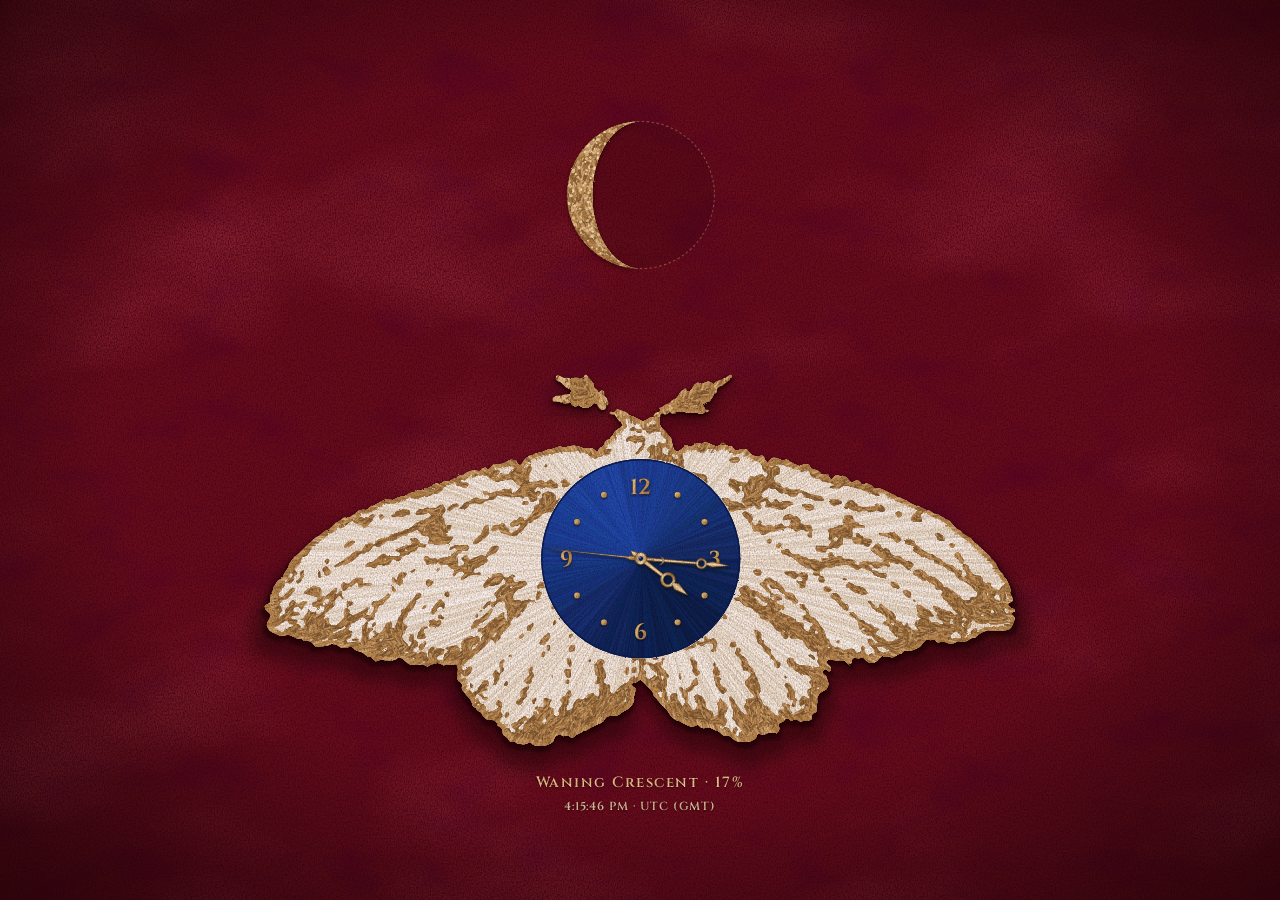
<file: index.html>
<!doctype html>
<html lang="en">
<head>
  <meta charset="utf-8">
  <meta name="viewport" content="width=device-width, initial-scale=1">
  <title>Velvet Moth</title>
  <link rel="preconnect" href="https://fonts.googleapis.com">
  <link rel="preconnect" href="https://fonts.gstatic.com" crossorigin>
  <link rel="stylesheet" href="https://fonts.googleapis.com/css2?family=Cinzel:wght@600&display=swap">
  <link rel="stylesheet" href="style.css">
</head>
<body>
  <!-- Velvet: pile noise, crushed-velvet mottling, sheen and a soft vignette -->
  <svg class="carpet" id="carpet" aria-hidden="true">
    <defs>
      <filter id="pile" x="0" y="0" width="100%" height="100%">
        <feTurbulence type="fractalNoise" baseFrequency="0.85 0.55" numOctaves="3" seed="4"/>
        <feColorMatrix values="0 0 0 0 0.10
                               0 0 0 0 0.00
                               0 0 0 0 0.02
                               0 0 0 -1.6 1.05"/>
      </filter>
      <filter id="sheen" x="0" y="0" width="100%" height="100%">
        <feTurbulence type="fractalNoise" baseFrequency="0.0035 0.006" numOctaves="4" seed="11"/>
        <feColorMatrix values="0 0 0 0 0.85
                               0 0 0 0 0.14
                               0 0 0 0 0.16
                               1.4 0 0 0 -0.7"/>
      </filter>
      <filter id="crush" x="0" y="0" width="100%" height="100%">
        <feTurbulence type="fractalNoise" baseFrequency="0.012 0.02" numOctaves="3" seed="23"/>
        <feColorMatrix values="0 0 0 0 0.08
                               0 0 0 0 0
                               0 0 0 0 0.02
                               0 1.4 0 0 -0.75"/>
      </filter>
      <radialGradient id="vignette" cx="50%" cy="48%" r="75%">
        <stop offset="55%" stop-color="#000" stop-opacity="0"/>
        <stop offset="100%" stop-color="#140003" stop-opacity="0.7"/>
      </radialGradient>
    </defs>

    <rect width="100%" height="100%" fill="#680d17"/>
    <rect width="100%" height="100%" filter="url(#crush)"/>
    <rect width="100%" height="100%" filter="url(#sheen)" opacity="0.4"/>
    <rect width="100%" height="100%" filter="url(#pile)"/>
    <rect width="100%" height="100%" fill="url(#vignette)"/>
  </svg>

  <main>
    <div class="motif-wrap">
      <!-- shadow cast by the moon; moon.js deepens it as the moon gets brighter -->
      <img class="moth-shadow" src="moth-shadow.svg" width="950" height="830" alt="">
      <img class="motif" src="moth.svg" width="950" height="830"
           alt="An embroidered white moth with gold outlines and a dark blue disk">

      <!-- Live moon above the moth, drawn by moon.js (centre 476,135, radius 92 in moth.svg's space);
           its phase name is in the caption below the moth -->
      <svg class="moon-sky" viewBox="0 0 950 830" role="img" aria-label="Moon">
        <defs>
          <linearGradient id="moonGold" x1="0" y1="0" x2="1" y2="1">
            <stop offset="0%" stop-color="#e6c48a"/>
            <stop offset="50%" stop-color="#b98a4e"/>
            <stop offset="100%" stop-color="#8a6236"/>
          </linearGradient>
          <filter id="moonThread" x="-10%" y="-10%" width="120%" height="120%">
            <feTurbulence type="fractalNoise" baseFrequency="0.9" numOctaves="2" seed="3" result="n"/>
            <feDisplacementMap in="SourceGraphic" in2="n" scale="2.2" result="d"/>
            <feGaussianBlur in="d" stdDeviation="0.35" result="soft"/>
            <feDropShadow in="soft" dx="0" dy="2.5" stdDeviation="2.5" flood-color="#200005" flood-opacity="0.65"/>
          </filter>
          <clipPath id="moonLitClip"><path id="moonLit"/></clipPath>
        </defs>
        <g transform="translate(476 135)">
          <!-- the unlit part: a faint stitched outline so the moon never vanishes -->
          <circle r="92" fill="#3a0610" fill-opacity="0.22" stroke="#c9a06a" stroke-opacity="0.45"
                  stroke-width="1.4" stroke-dasharray="3.2 3"/>
          <g filter="url(#moonThread)">
            <g clip-path="url(#moonLitClip)" stroke-linecap="round">
              <circle r="92" fill="url(#moonGold)"/>
              <g id="moonStitches"></g>
            </g>
          </g>
        </g>
      </svg>

      <!-- Clock on the blue disk. Same coordinate space as moth.svg; the disk is centred at
           (476, 589.5) with radius 124 (printed by tools/build_moth.py). -->
      <svg class="clock" viewBox="0 0 950 830" role="img" aria-label="Clock">
        <defs>
          <linearGradient id="clockGold" x1="0" y1="0" x2="1" y2="1">
            <stop offset="0%" stop-color="#f3dca6"/>
            <stop offset="45%" stop-color="#d2a85f"/>
            <stop offset="100%" stop-color="#8a6236"/>
          </linearGradient>
          <linearGradient id="handGold" x1="0" y1="0" x2="1" y2="0">
            <stop offset="0%" stop-color="#9a6e38"/>
            <stop offset="50%" stop-color="#f6e2b0"/>
            <stop offset="100%" stop-color="#b98a4e"/>
          </linearGradient>
          <!-- numerals and dots are stitched like the rest of the embroidery -->
          <filter id="stitched" x="-20%" y="-20%" width="140%" height="140%">
            <feTurbulence type="fractalNoise" baseFrequency="0.9" numOctaves="2" seed="5" result="n"/>
            <feDisplacementMap in="SourceGraphic" in2="n" scale="1.4" result="d"/>
            <feDropShadow in="d" dx="0" dy="1.5" stdDeviation="1.2" flood-color="#030a24" flood-opacity="0.7"/>
          </filter>
          <!-- hands are polished metal, lifted off the disk -->
          <filter id="lifted" x="-50%" y="-20%" width="200%" height="140%">
            <feDropShadow dx="1.5" dy="3" stdDeviation="1.6" flood-color="#020818" flood-opacity="0.6"/>
          </filter>
        </defs>

        <g transform="translate(476 589.5)">
          <g class="dial" filter="url(#stitched)" fill="url(#clockGold)" stroke="#5a3d1c" stroke-width="0.6"
             paint-order="stroke" font-family="Cinzel, Georgia, serif" font-weight="600" text-anchor="middle">
            <text x="0" y="-81" font-size="27">12</text>
            <text x="93" y="9.5" font-size="27">3</text>
            <text x="0" y="101" font-size="27">6</text>
            <text x="-93" y="9.5" font-size="27">9</text>
            <g id="dots"></g>
          </g>

          <g fill="url(#handGold)" stroke="#5a3d1c" stroke-width="0.7" stroke-linejoin="round" filter="url(#lifted)">
            <!-- hour: Breguet-style, an open moon ring below a lance tip -->
            <g id="hourHand">
              <path d="M0 16 L3.2 10 L2.6 4 L1.9 -35 L-1.9 -35 L-2.6 4 L-3.2 10 Z"/>
              <circle cy="-43" r="7.6" fill="none" stroke="url(#handGold)" stroke-width="3.4"/>
              <circle cy="-43" r="9.3" fill="none" stroke="#5a3d1c" stroke-width="0.5"/>
              <circle cy="-43" r="5.9" fill="none" stroke="#5a3d1c" stroke-width="0.5"/>
              <path d="M0 -74 L4.6 -57 L1.5 -50.6 L-1.5 -50.6 L-4.6 -57 Z"/>
            </g>
            <!-- minute: longer and finer, the same moon ring -->
            <g id="minuteHand">
              <path d="M0 20 L2.6 13 L2 4 L1.3 -70 L-1.3 -70 L-2 4 L-2.6 13 Z"/>
              <circle cy="-76" r="5.4" fill="none" stroke="url(#handGold)" stroke-width="2.6"/>
              <circle cy="-76" r="6.8" fill="none" stroke="#5a3d1c" stroke-width="0.45"/>
              <circle cy="-76" r="4" fill="none" stroke="#5a3d1c" stroke-width="0.45"/>
              <path d="M0 -110 L3.4 -90 L1.1 -81.6 L-1.1 -81.6 L-3.4 -90 Z"/>
            </g>
            <!-- second: a fine needle with a crescent counterweight -->
            <g id="secondHand">
              <path d="M0 -114 L0.9 -10 L0.9 16 L-0.9 16 L-0.9 -10 Z" stroke-width="0.4"/>
              <path d="M-5.2 20 A5.6 5.6 0 0 0 5.2 20 A4.6 4.6 0 0 1 -5.2 20 Z" transform="translate(0 4)" stroke-width="0.4"/>
            </g>
            <!-- centre cap: a gold boss with a sapphire set in it -->
            <circle r="7.5"/>
            <circle r="3.4" fill="#0c1f5c" stroke="#e6c48a" stroke-width="0.8"/>
            <circle cx="-1" cy="-1.1" r="0.9" fill="#9fb4ff" stroke="none"/>
          </g>
        </g>
      </svg>
    </div>

    <p class="caption">
      <span id="moonLabel" class="caption-moon"></span>
      <span id="localTime" class="caption-time"></span>
    </p>
  </main>

  <!-- Fine pile laid over everything so the embroidery sits in the velvet, not on top of it -->
  <svg class="pile-over" aria-hidden="true">
    <rect width="100%" height="100%" filter="url(#pile)" opacity="0.35"/>
  </svg>

  <script src="clock.js"></script>
  <script src="moonphase.js"></script>
  <script src="moon.js"></script>
</body>
</html>
</file>
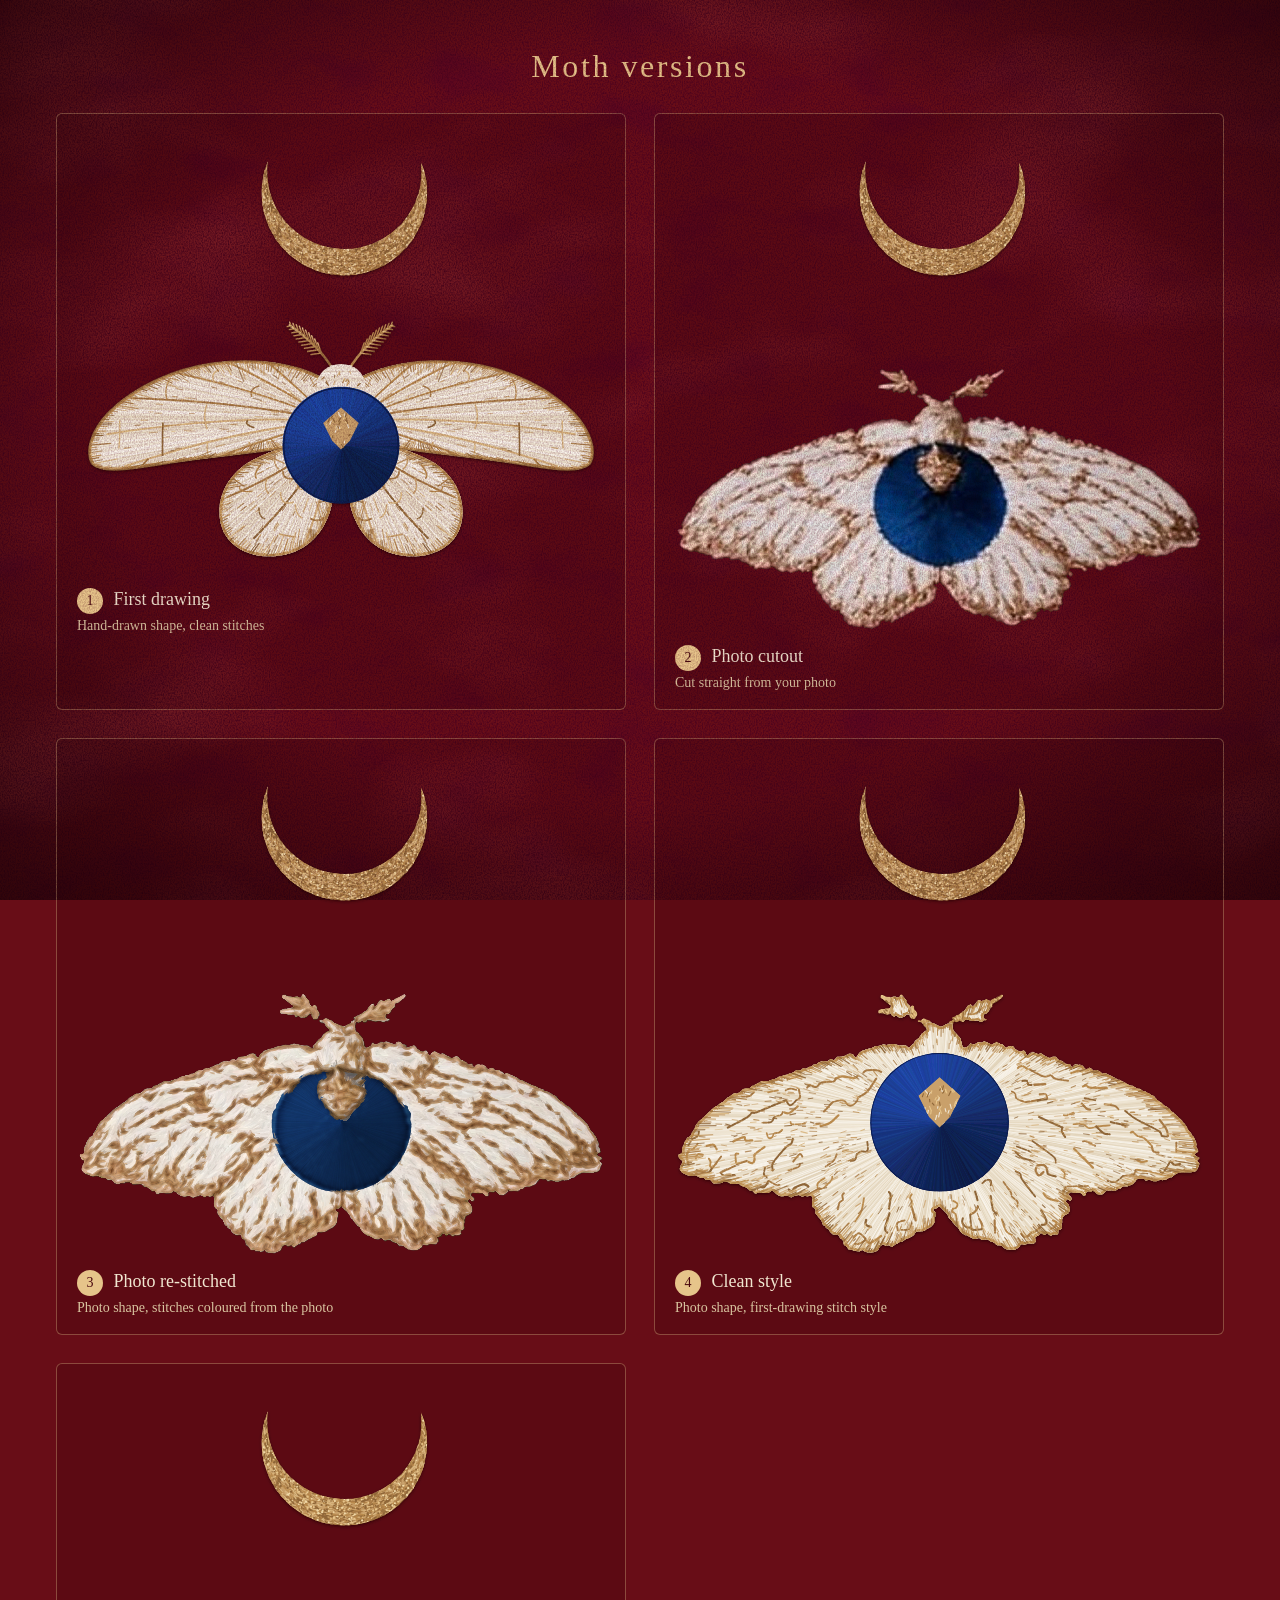
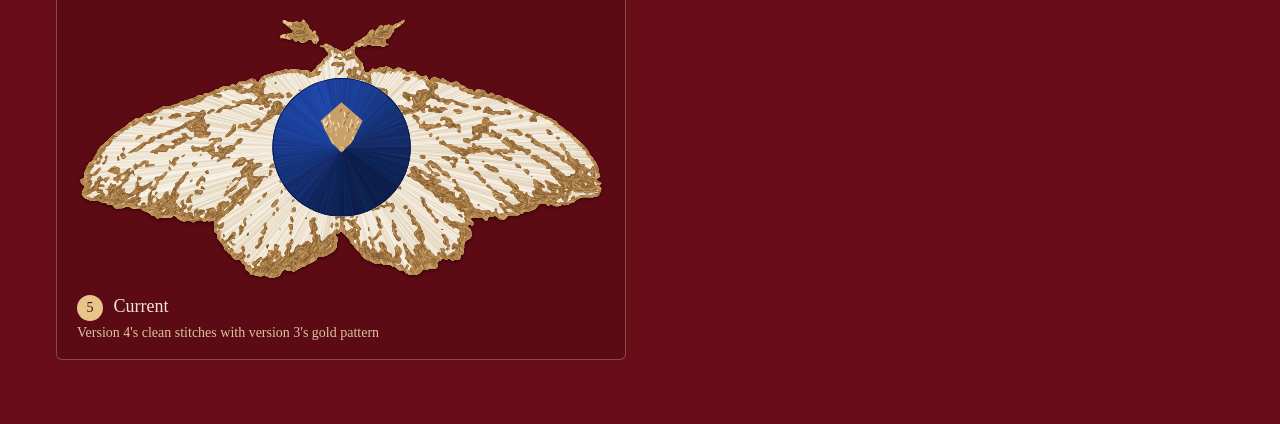
<file: compare.html>
<!doctype html>
<html lang="en">
<head>
  <meta charset="utf-8">
  <meta name="viewport" content="width=device-width, initial-scale=1">
  <title>Moth Versions</title>
  <link rel="stylesheet" href="style.css">
  <link rel="stylesheet" href="compare.css">
</head>
<body>
  <!-- Velvet: pile noise, crushed-velvet mottling, sheen and a soft vignette -->
  <svg class="carpet" id="carpet" aria-hidden="true">
    <defs>
      <filter id="pile" x="0" y="0" width="100%" height="100%">
        <feTurbulence type="fractalNoise" baseFrequency="0.85 0.55" numOctaves="3" seed="4"/>
        <feColorMatrix values="0 0 0 0 0.10
                               0 0 0 0 0.00
                               0 0 0 0 0.02
                               0 0 0 -1.6 1.05"/>
      </filter>
      <filter id="sheen" x="0" y="0" width="100%" height="100%">
        <feTurbulence type="fractalNoise" baseFrequency="0.0035 0.006" numOctaves="4" seed="11"/>
        <feColorMatrix values="0 0 0 0 0.85
                               0 0 0 0 0.14
                               0 0 0 0 0.16
                               1.4 0 0 0 -0.7"/>
      </filter>
      <filter id="crush" x="0" y="0" width="100%" height="100%">
        <feTurbulence type="fractalNoise" baseFrequency="0.012 0.02" numOctaves="3" seed="23"/>
        <feColorMatrix values="0 0 0 0 0.08
                               0 0 0 0 0
                               0 0 0 0 0.02
                               0 1.4 0 0 -0.75"/>
      </filter>
      <radialGradient id="vignette" cx="50%" cy="48%" r="75%">
        <stop offset="55%" stop-color="#000" stop-opacity="0"/>
        <stop offset="100%" stop-color="#140003" stop-opacity="0.7"/>
      </radialGradient>
    </defs>

    <rect width="100%" height="100%" fill="#680d17"/>
    <rect width="100%" height="100%" filter="url(#crush)"/>
    <rect width="100%" height="100%" filter="url(#sheen)" opacity="0.4"/>
    <rect width="100%" height="100%" filter="url(#pile)"/>
    <rect width="100%" height="100%" fill="url(#vignette)"/>
  </svg>

  <main class="compare">
    <h1>Moth versions</h1>
    <div class="grid">
      <figure class="card">
        <div class="art">
          <img class="moon" src="versions/crescent.svg" alt="">
          <img class="moth" src="versions/v1-drawn.svg" alt="Moth version 1: First drawing">
        </div>
        <figcaption><span class="num">1</span> First drawing<small>Hand-drawn shape, clean stitches</small></figcaption>
      </figure>
      <figure class="card">
        <div class="art">
          <img class="moon" src="versions/crescent.svg" alt="">
          <img class="moth" src="versions/v2-photo.png" alt="Moth version 2: Photo cutout">
        </div>
        <figcaption><span class="num">2</span> Photo cutout<small>Cut straight from your photo</small></figcaption>
      </figure>
      <figure class="card">
        <div class="art">
          <img class="moon" src="versions/crescent.svg" alt="">
          <img class="moth" src="versions/v3-restitched.svg" alt="Moth version 3: Photo re-stitched">
        </div>
        <figcaption><span class="num">3</span> Photo re-stitched<small>Photo shape, stitches coloured from the photo</small></figcaption>
      </figure>
      <figure class="card">
        <div class="art">
          <img class="moon" src="versions/crescent.svg" alt="">
          <img class="moth" src="versions/v4-clean.svg" alt="Moth version 4: Clean style">
        </div>
        <figcaption><span class="num">4</span> Clean style<small>Photo shape, first-drawing stitch style</small></figcaption>
      </figure>
      <figure class="card">
        <div class="art">
          <img class="moon" src="versions/crescent.svg" alt="">
          <img class="moth" src="versions/v5-clean-gold.svg" alt="Moth version 5: Current">
        </div>
        <figcaption><span class="num">5</span> Current<small>Version 4's clean stitches with version 3's gold pattern</small></figcaption>
      </figure>
    </div>
  </main>

  <!-- Fine pile laid over everything so the embroidery sits in the velvet, not on top of it -->
  <svg class="pile-over" aria-hidden="true">
    <rect width="100%" height="100%" filter="url(#pile)" opacity="0.35"/>
  </svg>

</body>
</html>
</file>
<file: style.css>
:root {
  --velvet: #680d17;
}

* { box-sizing: border-box; }

html, body {
  margin: 0;
  height: 100%;
  background: var(--velvet);
  overflow: hidden;
}

.carpet,
.pile-over {
  position: fixed;
  inset: 0;
  width: 100%;
  height: 100%;
  display: block;
}

.pile-over {
  pointer-events: none;
  mix-blend-mode: multiply;
}

main {
  position: relative;
  height: 100%;
  display: flex;
  flex-direction: column;
  align-items: center;
  justify-content: center;
  padding: 16px;
}

.motif-wrap {
  position: relative;
  /* leave room under the moth for the caption on short screens */
  width: min(86vmin, 760px, calc((100vh - 160px) * 950 / 830));
}

.caption {
  position: relative;
  margin: 22px 0 0;
  display: flex;
  flex-direction: column;
  align-items: center;
  gap: 6px;
  font-family: Cinzel, Georgia, serif;
  font-weight: 600;
  color: #e6c48a;
  text-align: center;
  text-shadow: 0 1px 2px rgb(32 0 5 / 0.7);
}

.caption-moon {
  font-size: clamp(12.5px, 1.65vmin, 15px);
  letter-spacing: 0.1em;
}

.caption-time {
  font-size: clamp(10.5px, 1.3vmin, 12.5px);
  letter-spacing: 0.08em;
  color: #d9c4a0;
  font-variant-numeric: tabular-nums; /* digits don't jiggle as the seconds change */
}

.moth-shadow {
  /* moth-shadow.svg has 60 units of padding around moth.svg's 950 x 830 */
  position: absolute;
  left: calc(-60 / 950 * 100%);
  top: calc(-60 / 830 * 100%);
  width: calc(1070 / 950 * 100%);
  height: auto;
  mix-blend-mode: multiply;
  opacity: var(--moonlight, 0.85);
  transition: opacity 2s ease;
}

.motif {
  position: relative;
  display: block;
  width: 100%;
  height: auto;
}

.clock,
.moon-sky {
  position: absolute;
  inset: 0;
  width: 100%;
  height: 100%;
  overflow: visible;
}
</file>
<file: compare.css>
html, body { overflow: auto; height: auto; min-height: 100%; }

.compare {
  display: block;
  height: auto;
  max-width: 1200px;
  margin: 0 auto;
  padding: 48px 16px 64px;
  font-family: Georgia, 'Times New Roman', serif;
  color: #f1e6d0;
}

.compare h1 {
  margin: 0 0 28px;
  text-align: center;
  font-weight: normal;
  letter-spacing: 0.08em;
  color: #e6c48a;
}

.grid {
  display: grid;
  grid-template-columns: repeat(auto-fit, minmax(min(100%, 460px), 1fr));
  gap: 28px;
}

.card {
  margin: 0;
  padding: 24px 20px 18px;
  border: 1px solid rgb(230 196 138 / 0.35);
  border-radius: 6px;
  background: rgb(40 0 8 / 0.18);
}

.art { width: 100%; }
.art img { display: block; width: 100%; height: auto; }
.art .moon { width: 100%; margin-bottom: 6%; }

figcaption { margin-top: 14px; font-size: 18px; }
figcaption .num {
  display: inline-grid; place-items: center;
  width: 26px; height: 26px; margin-right: 6px;
  border-radius: 50%; background: #e6c48a; color: #4a0810; font-size: 14px;
}
figcaption small { display: block; margin-top: 4px; font-size: 14px; color: #d9c4a0; }
</file>
